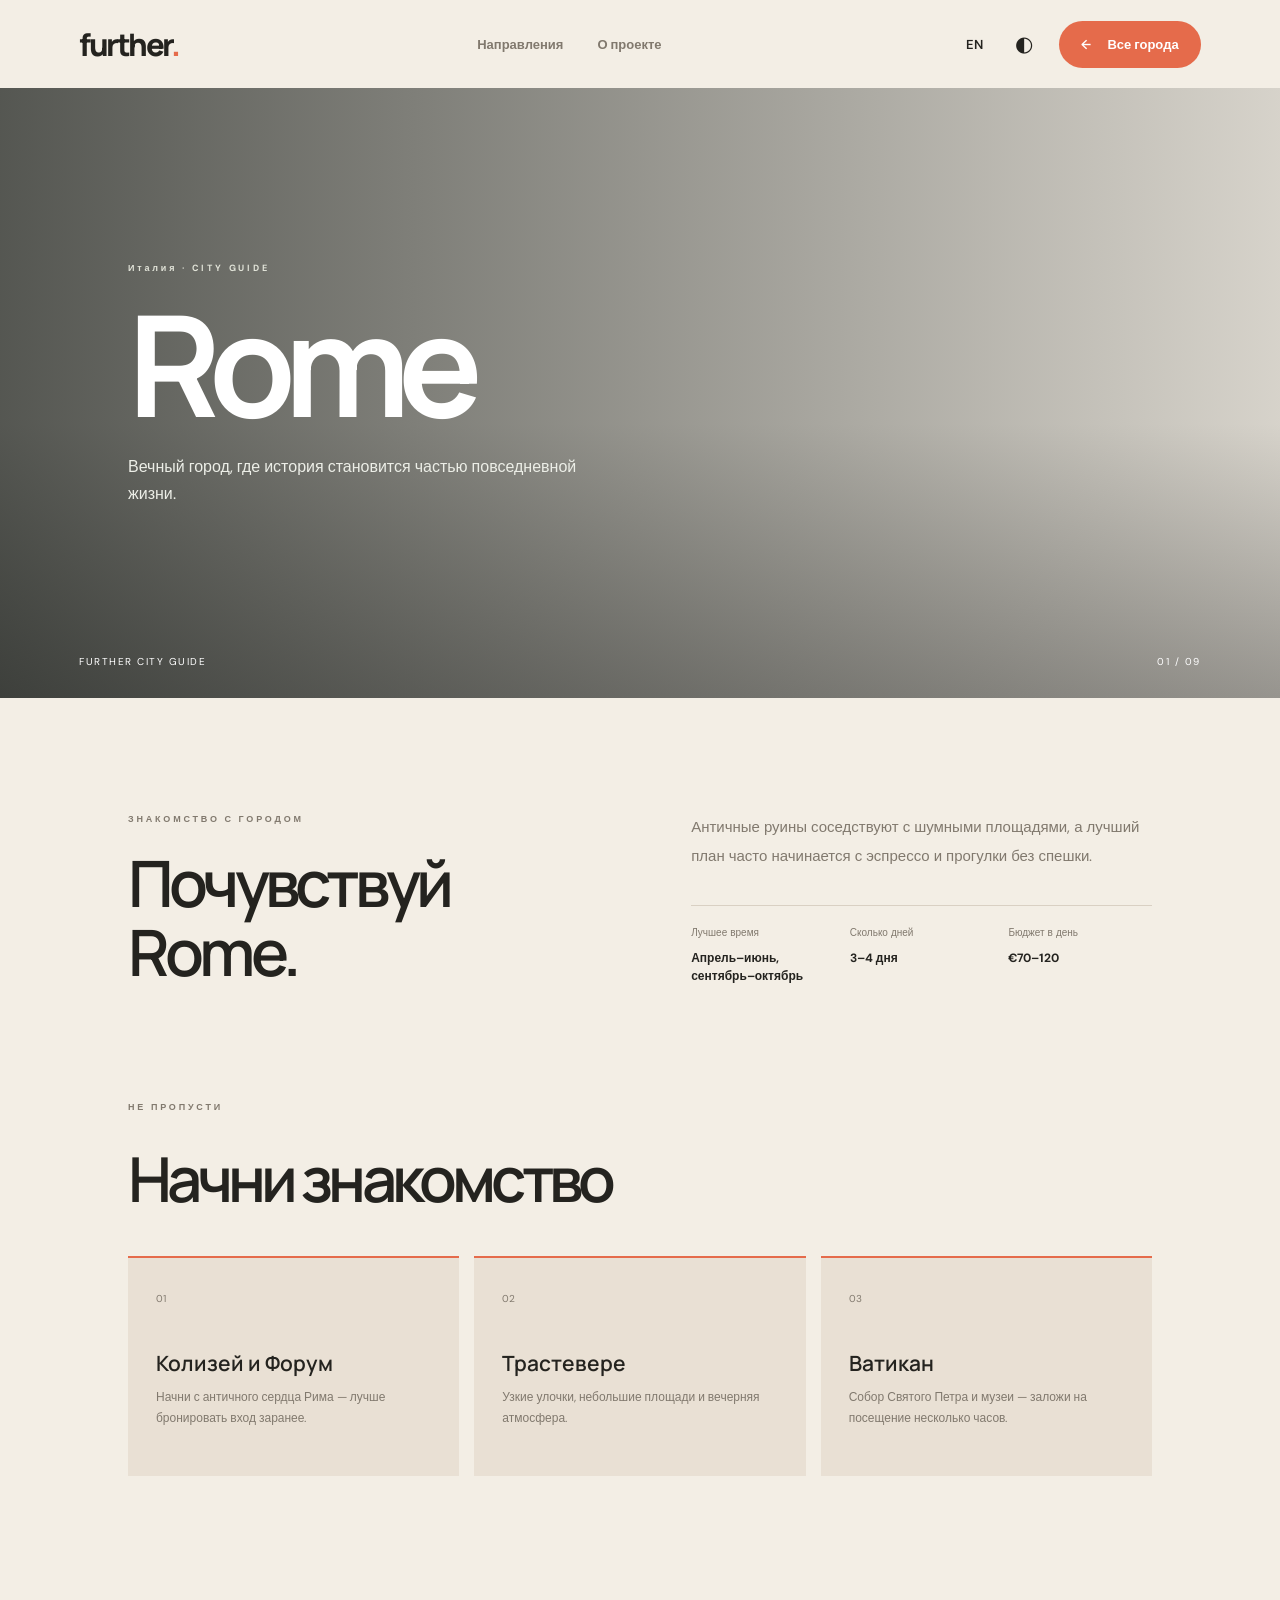
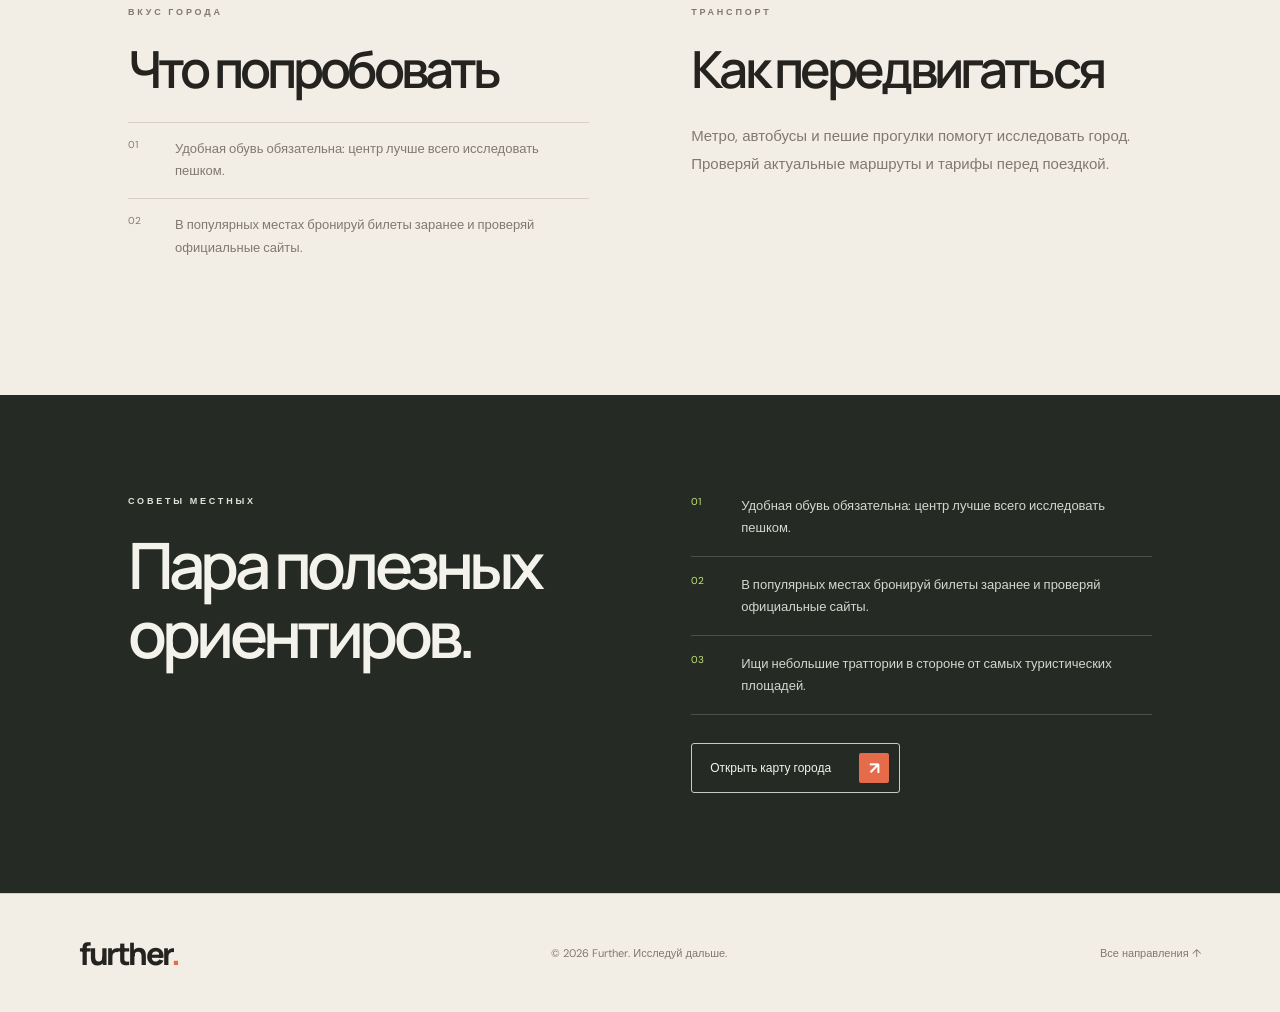
<file: city.html>
<!doctype html>
<html lang="ru">
<head>
<meta charset="utf-8"><meta name="viewport" content="width=device-width,initial-scale=1">
<meta name="description" content="Further — городской путеводитель для самостоятельных путешествий.">
<title>City guide — Further</title>
<link rel="preconnect" href="https://fonts.googleapis.com"><link rel="preconnect" href="https://fonts.gstatic.com" crossorigin>
<link href="https://fonts.googleapis.com/css2?family=DM+Sans:wght@400;500;600;700&family=Manrope:wght@400;500;600;700;800&display=swap" rel="stylesheet">
<link rel="stylesheet" href="assets/css/styles.css"><script defer src="assets/js/cities.js"></script><script defer src="assets/js/city-content.js"></script><script defer src="assets/js/city.js"></script>
</head>
<body>
<header class="site-header"><a class="brand" href="index.html">further<span>.</span></a><nav class="main-nav"><a href="index.html#destinations" data-i18n="navExplore">Направления</a><a href="index.html#about" data-i18n="navAbout">О проекте</a></nav><div class="header-actions"><button class="text-button" id="languageToggle">EN</button><button class="icon-button" id="themeToggle" aria-label="Switch theme">◐</button><a class="header-cta" href="index.html#destinations">← <span data-i18n="back">Все города</span></a></div></header>
<main id="cityPage">
<section class="city-hero" id="cityHero"><div class="city-hero-shade"></div><div class="city-hero-content"><p class="eyebrow light" id="cityCountry">CITY GUIDE</p><h1 id="cityName">City</h1><p id="cityLead"></p></div><div class="city-hero-bottom"><span>FURTHER CITY GUIDE</span><span id="cityIndex">01 / 09</span></div></section>
<section class="city-overview section-wrap"><div><p class="eyebrow" data-i18n="overviewEyebrow">GET TO KNOW THE CITY</p><h2 id="overviewTitle"></h2></div><div><p id="cityDescription" class="city-long-copy"></p><div class="city-facts"><div><span data-i18n="bestTime">Лучшее время</span><strong id="bestTime"></strong></div><div><span data-i18n="stay">Сколько дней</span><strong id="stay"></strong></div><div><span data-i18n="budget">Бюджет в день</span><strong id="budget"></strong></div></div></div></section>
<section class="city-highlights section-wrap"><p class="eyebrow" data-i18n="highlightsEyebrow">DON'T MISS</p><h2 data-i18n="highlightsTitle">Начни знакомство</h2><div class="highlight-grid" id="highlights"></div></section>
<section class="city-extra section-wrap"><div class="extra-block"><p class="eyebrow" data-i18n="tasteEyebrow">TASTE THE CITY</p><h2 data-i18n="tasteTitle">Что попробовать</h2><div id="foodList" class="extra-list"></div></div><div class="extra-block"><p class="eyebrow" data-i18n="moveEyebrow">GETTING AROUND</p><h2 data-i18n="moveTitle">Как передвигаться</h2><p id="transportText" class="city-long-copy"></p></div></section>
<section class="city-tips"><div class="section-wrap city-tips-inner"><div><p class="eyebrow light" data-i18n="localTips">LOCAL NOTES</p><h2 data-i18n="tipsTitle">Пара полезных<br><em>ориентиров.</em></h2></div><div><div class="tip-line"><span>01</span><p id="tipOne"></p></div><div class="tip-line"><span>02</span><p id="tipTwo"></p></div><div class="tip-line"><span>03</span><p id="tipThree"></p></div><a class="round-link" id="mapLink" target="_blank" rel="noopener"><span data-i18n="openMap">Открыть карту города</span><b>↗</b></a></div></div></section>
</main>
<footer class="site-footer"><a class="brand" href="index.html">further<span>.</span></a><p>© <span id="year"></span> Further. <span data-i18n="footer">Исследуй дальше.</span></p><a href="index.html#destinations" data-i18n="allCities">Все направления ↑</a></footer>
</body></html>
</file>
<file: assets/css/styles.css>
:root{--paper:#f5f3ee;--ink:#20221f;--muted:#777970;--line:#deddd5;--accent:#d5ff65;--card:#eae8e1;--serif:Georgia,'Times New Roman',serif}*{box-sizing:border-box}html{scroll-behavior:smooth}body{margin:0;background:var(--paper);color:var(--ink);font-family:'DM Sans',sans-serif;transition:background .25s,color .25s}body.dark{--paper:#171916;--ink:#f0f0e9;--muted:#a5a79e;--line:#393c35;--card:#252923}a{color:inherit;text-decoration:none}button{font:inherit}.site-header{height:82px;padding:0 6.2%;display:flex;align-items:center;justify-content:space-between;border-bottom:1px solid var(--line);position:relative;z-index:5}.brand{font:800 29px Manrope,sans-serif;letter-spacing:-2px}.brand span,.hero h1 span{color:#a6cb3c}.main-nav,.header-actions{display:flex;align-items:center;gap:34px}.main-nav a,.header-cta,.text-button{font-size:13px;font-weight:600}.main-nav a{color:var(--muted)}.header-actions{gap:20px}.text-button,.icon-button{border:0;background:none;color:var(--ink);cursor:pointer}.header-cta{background:var(--ink);color:var(--paper);padding:14px 19px;border-radius:3px}.header-cta span{margin-left:13px}.icon-button{font-size:21px}.hero{height:min(730px,78vw);min-height:570px;position:relative;color:white;overflow:hidden;background:#343a35}.hero-image{position:absolute;inset:0;background:url('https://images.unsplash.com/photo-1516483638261-f4dbaf036963?auto=format&fit=crop&w=2200&q=85') center 48%/cover;transform:scale(1.01)}.hero-shade{position:absolute;inset:0;background:linear-gradient(90deg,rgba(12,18,15,.66),rgba(12,18,15,.08) 80%),linear-gradient(0deg,rgba(0,0,0,.25),transparent 45%)}.hero-content{position:absolute;left:10%;top:19%;max-width:700px}.eyebrow{font-size:10px;letter-spacing:2.2px;font-weight:700;color:var(--muted);margin:0 0 23px}.eyebrow.light{color:#e2e4d9}.hero h1{font:600 clamp(58px,8vw,112px)/.99 Manrope,sans-serif;letter-spacing:-7px;margin:0 0 25px}.hero-copy{font-size:16px;line-height:1.7;max-width:390px;color:#e3e5dc}.round-link{display:inline-flex;align-items:center;gap:28px;margin-top:30px;padding:13px 14px 13px 20px;border:1px solid rgba(255,255,255,.65);border-radius:40px;font-size:12px}.round-link b{display:grid;place-items:center;background:var(--accent);color:#1e2418;width:30px;height:30px;border-radius:50%;font-size:17px}.hero-note{position:absolute;bottom:35px;left:6.2%;right:6.2%;display:flex;justify-content:space-between;font-size:10px;letter-spacing:1.5px;color:#e5e7de}.section-wrap{padding-left:10%;padding-right:10%}.intro{padding-top:130px;padding-bottom:125px}.intro-row,.about-row{display:grid;grid-template-columns:1.2fr .8fr;gap:10%;align-items:end}.intro h2,.section-heading h2,.about h2{font:600 clamp(42px,5.5vw,72px)/1.06 Manrope,sans-serif;letter-spacing:-3.5px;margin:0}.intro h2 em,.about h2 em,.manifesto h2 em{font-family:var(--serif);font-weight:400}.intro-row>p,.about-row>p{font-size:14px;line-height:1.9;color:var(--muted);max-width:390px;margin:0 0 7px}.destinations{padding-top:30px;padding-bottom:130px}.section-heading{display:flex;align-items:end;justify-content:space-between}.section-heading h2{font-size:60px}.section-heading>p{font-size:13px;color:var(--muted);margin-bottom:8px}.filters{display:flex;gap:9px;flex-wrap:wrap;margin:38px 0 28px}.filter{border:1px solid var(--line);background:transparent;color:var(--muted);padding:10px 16px;border-radius:30px;font-size:11px;cursor:pointer}.filter.active,.filter:hover{background:var(--ink);color:var(--paper);border-color:var(--ink)}.city-grid{display:grid;grid-template-columns:repeat(3,1fr);gap:38px 20px}.city-card{min-width:0}.city-image{height:300px;position:relative;overflow:hidden;background:var(--card)}.city-image img{width:100%;height:100%;object-fit:cover;transition:transform .7s}.city-card:hover .city-image img{transform:scale(1.06)}.city-number{position:absolute;top:15px;left:16px;color:white;font-size:10px;letter-spacing:1px;text-shadow:0 1px 8px #333}.city-meta{display:flex;justify-content:space-between;align-items:center;margin-top:17px}.city-meta h3{font:600 23px Manrope,sans-serif;letter-spacing:-.8px;margin:0}.city-country{font-size:10px;color:var(--muted);letter-spacing:1px;text-transform:uppercase}.city-desc{font-size:12px;color:var(--muted);margin:8px 0 0;line-height:1.6}.city-arrow{font-size:18px}.manifesto{height:600px;position:relative;display:flex;align-items:center;color:white;overflow:hidden;background:#3c4038}.manifesto-photo{position:absolute;inset:0;background:linear-gradient(90deg,rgba(12,17,13,.72),rgba(12,17,13,.12)),url('https://images.unsplash.com/photo-1470770841072-f978cf4d019e?auto=format&fit=crop&w=2000&q=85') center/cover}.manifesto-copy{position:relative;margin-left:12%;max-width:650px}.manifesto h2{font:600 clamp(48px,6vw,82px)/1.02 Manrope,sans-serif;letter-spacing:-4px;margin:0 0 24px}.manifesto-copy>p:last-child{font-size:13px;color:#e1e3db;max-width:350px;line-height:1.8}.about{padding-top:130px;padding-bottom:130px}.about h2{font-size:clamp(42px,5vw,68px)}.site-footer{padding:30px 6.2%;border-top:1px solid var(--line);display:flex;align-items:center;justify-content:space-between}.site-footer p,.site-footer>a:last-child{font-size:11px;color:var(--muted)}@media(max-width:800px){.site-header{height:70px;padding:0 5%}.main-nav{display:none}.header-actions{gap:13px}.header-cta{padding:11px 12px}.hero{min-height:600px;height:80vh}.hero-content{left:7%;top:22%}.hero h1{letter-spacing:-4px}.section-wrap{padding-left:7%;padding-right:7%}.intro{padding-top:90px;padding-bottom:90px}.intro-row,.about-row{grid-template-columns:1fr;gap:25px}.intro h2,.about h2{font-size:52px}.section-heading{display:block}.section-heading h2{font-size:50px}.section-heading>p{margin-top:15px}.city-grid{grid-template-columns:repeat(2,1fr);gap:30px 14px}.city-image{height:240px}.manifesto{height:540px}.manifesto-copy{margin-left:7%;margin-right:7%}.about{padding-top:90px;padding-bottom:90px}}@media(max-width:520px){.brand{font-size:25px}.header-cta{font-size:0}.header-cta span{font-size:17px;margin:0}.hero h1{font-size:58px}.hero-copy{font-size:14px;max-width:300px}.city-grid{grid-template-columns:1fr 1fr}.city-image{height:190px}.city-meta h3{font-size:18px}.city-country{font-size:8px}.city-desc{font-size:11px}.filters{gap:6px}.filter{padding:9px 12px;font-size:10px}.manifesto h2{font-size:51px}.site-footer{gap:15px;flex-wrap:wrap}.site-footer p{order:3;width:100%}}

/* City guide */
.city-hero{height:610px;min-height:500px;background-position:center;background-size:cover;position:relative;color:white;display:flex;align-items:center}.city-hero-shade{position:absolute;inset:0;background:linear-gradient(90deg,rgba(10,15,12,.68),rgba(10,15,12,.12)),linear-gradient(0deg,rgba(0,0,0,.3),transparent 45%)}.city-hero-content{position:relative;margin-left:10%;max-width:750px}.city-hero h1{font:700 clamp(70px,10vw,130px)/.95 Manrope,sans-serif;letter-spacing:-7px;margin:0 0 22px}.city-hero-content>p:last-child{font-size:16px;line-height:1.7;max-width:480px;color:#eceee7}.city-hero-bottom{position:absolute;bottom:30px;left:6.2%;right:6.2%;display:flex;justify-content:space-between;font-size:10px;letter-spacing:1.5px}.city-overview{padding-top:115px;padding-bottom:115px;display:grid;grid-template-columns:1fr 1fr;gap:10%}.city-overview h2{font:600 clamp(40px,5vw,65px)/1.08 Manrope,sans-serif;letter-spacing:-3px;margin:0}.city-long-copy{font-size:15px;line-height:1.9;color:var(--muted);margin:0 0 35px}.city-facts{display:grid;grid-template-columns:repeat(3,1fr);gap:15px;border-top:1px solid var(--line);padding-top:20px}.city-facts div{display:flex;flex-direction:column;gap:10px}.city-facts span{font-size:10px;color:var(--muted)}.city-facts strong{font-size:12px;line-height:1.5}.city-highlights{padding-bottom:125px}.city-highlights h2{font:600 clamp(42px,5vw,62px) Manrope,sans-serif;letter-spacing:-3px;margin:0 0 35px}.highlight-grid{display:grid;grid-template-columns:repeat(3,1fr);gap:15px}.highlight-card{background:var(--card);padding:28px;min-height:220px}.highlight-card>span{font-size:10px;color:var(--muted)}.highlight-card h3{font:600 21px Manrope,sans-serif;margin:42px 0 10px}.highlight-card p{font-size:12px;line-height:1.7;color:var(--muted);margin:0}.city-tips{background:#222820;color:#f4f3eb;padding:100px 0}.city-tips-inner{display:grid;grid-template-columns:1fr 1fr;gap:10%}.city-tips h2{font:600 clamp(42px,5vw,65px)/1.08 Manrope,sans-serif;letter-spacing:-3px;margin:0}.city-tips h2 em{font-family:Georgia,serif;font-weight:400}.tip-line{display:grid;grid-template-columns:35px 1fr;gap:15px;padding:17px 0;border-bottom:1px solid #4a5047}.tip-line:first-child{padding-top:0}.tip-line span{font-size:10px;color:#c5e879}.tip-line p{font-size:13px;line-height:1.7;color:#d4d7ce;margin:0}.city-tips .round-link{margin-top:28px}@media(max-width:800px){.city-hero{height:560px}.city-hero-content{margin-left:7%;margin-right:7%}.city-hero h1{letter-spacing:-4px}.city-overview{grid-template-columns:1fr;gap:30px;padding-top:85px;padding-bottom:85px}.city-highlights{padding-bottom:85px}.city-tips-inner{grid-template-columns:1fr;gap:35px}.highlight-grid{gap:10px}.highlight-card{padding:20px}.highlight-card h3{font-size:18px;margin-top:35px}}@media(max-width:520px){.city-hero{height:520px;min-height:0}.city-hero h1{font-size:64px}.city-hero-content>p:last-child{font-size:14px}.city-facts{grid-template-columns:1fr;gap:18px}.city-facts div{gap:5px}.highlight-grid{grid-template-columns:1fr}.highlight-card{min-height:0}.highlight-card h3{margin-top:20px}.city-tips{padding:75px 0}}
.city-extra{padding-top:5px;padding-bottom:120px;display:grid;grid-template-columns:1fr 1fr;gap:10%}
.extra-block h2{font:600 clamp(36px,4vw,52px)/1.08 Manrope,sans-serif;letter-spacing:-2px;margin:0 0 25px}
.food-item{display:grid;grid-template-columns:35px 1fr;gap:12px;padding:15px 0;border-top:1px solid var(--line)}
.food-item span{font-size:10px;color:var(--muted)}
.food-item p{font-size:13px;line-height:1.75;color:var(--muted);margin:0}
.extra-block .city-long-copy{margin:0}
@media(max-width:800px){.city-extra{grid-template-columns:1fr;gap:45px;padding-bottom:85px}}


/* FURTHER / editorial art direction refresh */
:root{--paper:#f3eee5;--ink:#24231f;--muted:#81796e;--line:#d9d0c3;--accent:#e56b4b;--card:#e9e0d4}
body.dark{--paper:#171a19;--ink:#f2eee6;--muted:#aaa196;--line:#3c403b;--card:#272d29}
.brand{font-size:31px;letter-spacing:-2.5px}
.brand span,.hero h1 span{color:var(--accent)}
.site-header{height:88px;border-bottom:0;background:var(--paper)}
.header-cta{background:var(--accent);color:#fff;border-radius:99px;padding:15px 22px}
.hero{height:min(790px,82vw);min-height:620px;background:#393a34}
.hero-image{background-image:url('https://images.unsplash.com/photo-1533105079780-92b9be482077?auto=format&fit=crop&w=2400&q=90');background-position:center 54%;animation:heroDrift 22s ease-in-out infinite alternate}
@keyframes heroDrift{from{transform:scale(1)}to{transform:scale(1.075)}}
.hero-shade{background:linear-gradient(90deg,rgba(20,19,17,.64),rgba(20,19,17,.08) 76%),linear-gradient(0deg,rgba(20,19,17,.3),transparent 55%)}
.hero-content{left:9%;top:20%;max-width:780px}
.hero h1{font-size:clamp(68px,9.6vw,136px);font-weight:500;letter-spacing:-.085em;line-height:.91}
.hero h1 span{color:#f28a68}
.hero-copy{font-size:17px;max-width:420px}
.round-link{border-radius:3px;border-color:rgba(255,255,255,.75);padding:9px 10px 9px 18px}
.round-link b{background:var(--accent);color:white;border-radius:2px}
.eyebrow{letter-spacing:2.8px;font-size:9px}
.intro{padding-top:150px;padding-bottom:145px}
.intro h2,.about h2{font-size:clamp(48px,6.1vw,82px);letter-spacing:-.075em;line-height:.99}
.intro h2 em,.about h2 em{color:var(--accent)}
.destinations{padding-bottom:150px}
.section-heading h2{font-size:clamp(56px,7vw,88px);letter-spacing:-.08em}
.filters{margin:42px 0 34px}
.filter{border-radius:2px;padding:12px 18px}
.filter.active,.filter:hover{background:var(--accent);border-color:var(--accent);color:white}
.city-grid{grid-template-columns:repeat(12,minmax(0,1fr));gap:54px 22px}
.city-card{grid-column:span 4}
.city-card:nth-child(3n+2){grid-column:span 4;margin-top:68px}
.city-card:nth-child(3n){grid-column:span 4}
.city-image{height:clamp(250px,30vw,410px);background:var(--card)}
.city-card:nth-child(3n+2) .city-image{height:clamp(220px,25vw,340px)}
.city-image img{filter:saturate(.86);transition:transform .9s,filter .6s}
.city-card:hover .city-image img{filter:saturate(1.08);transform:scale(1.055)}
.city-meta{margin-top:20px}
.city-meta h3{font-size:27px;letter-spacing:-1.2px}
.city-arrow{color:var(--accent)}
.city-desc{font-size:13px}
.manifesto{height:650px}
.manifesto-photo{background-image:linear-gradient(90deg,rgba(20,19,17,.7),rgba(20,19,17,.05)),url('https://images.unsplash.com/photo-1470770841072-f978cf4d019e?auto=format&fit=crop&w=2200&q=90')}
.manifesto h2{font-size:clamp(58px,7vw,96px);letter-spacing:-.08em}
.manifesto h2 em{color:#f28a68}
.about{padding-top:150px;padding-bottom:150px}
.site-footer{padding-top:38px;padding-bottom:38px}
.city-hero h1{font-size:clamp(76px,11vw,148px);letter-spacing:-.085em}
.city-overview h2,.city-highlights h2,.extra-block h2,.city-tips h2{letter-spacing:-.075em}
.highlight-card{border-radius:0;border-top:2px solid var(--accent);background:var(--card)}
.city-tips{background:#252a25}
@media(max-width:800px){
 .hero{height:78vh;min-height:580px}
 .hero-content{left:7%;right:7%;top:23%}
 .intro{padding-top:100px;padding-bottom:95px}
 .city-grid{grid-template-columns:repeat(2,minmax(0,1fr));gap:36px 14px}
 .city-card,.city-card:nth-child(3n+2),.city-card:nth-child(3n){grid-column:span 1;margin-top:0}
 .city-image,.city-card:nth-child(3n+2) .city-image{height:260px}
 .city-card:nth-child(odd){margin-top:28px}
 .section-heading h2{font-size:58px}
}
@media(max-width:520px){
 .site-header{height:72px}
 .hero{min-height:570px}
 .hero h1{font-size:clamp(60px,16vw,82px);letter-spacing:-.08em}
 .intro h2,.about h2{font-size:50px}
 .city-image,.city-card:nth-child(3n+2) .city-image{height:205px}
 .city-meta h3{font-size:21px}
 .manifesto{height:550px}
 .manifesto h2{font-size:57px}
}
@media(prefers-reduced-motion:reduce){*,*::before,*::after{animation-duration:.01ms!important;animation-iteration-count:1!important;scroll-behavior:auto!important;transition-duration:.01ms!important}}

/* Further home — first visual concept */
.home-page{--cream:#fbf8f2;--navy:#202338;--peach:#ffc88f;--coral:#ee8b69;--soft:#f2eae0;background:var(--cream);color:var(--navy);font-family:'DM Sans',sans-serif}
.home-page.dark{--cream:#171d28;--navy:#f4f0e8;--soft:#252e3c;background:var(--cream);color:var(--navy)}
.home-header{position:absolute;z-index:10;top:0;left:0;width:100%;height:86px;padding:0 7.2%;display:flex;align-items:center;justify-content:space-between;color:#fff}
.home-brand{display:flex;align-items:center;gap:12px;font:700 31px Manrope,sans-serif;letter-spacing:-1.5px;color:#fff}
.brand-mark{font-size:43px;line-height:0;transform:rotate(-20deg);display:inline-block}
.home-nav{display:flex;align-items:center;gap:38px}.home-nav a{font-size:14px;font-weight:600;color:rgba(255,255,255,.93);transition:opacity .2s}.home-nav a:hover{opacity:.65}
.home-actions{display:flex;align-items:center;gap:20px}.lang-pill{border:0;border-radius:30px;padding:9px 16px;background:rgba(255,255,255,.22);color:white;font-weight:700;cursor:pointer}.home-icon{border:0;background:none;color:#fff;font-size:25px;cursor:pointer}.mobile-menu{display:none}
.fresh-hero{height:590px;min-height:590px;position:relative;overflow:hidden;color:#fff;background:#32465a}
.fresh-hero-bg{position:absolute;inset:0;background:url('https://images.unsplash.com/photo-1533105079780-92b9be482077?auto=format&fit=crop&w=2400&q=90') center 48%/cover;transform:scale(1.02)}
.fresh-hero-overlay{position:absolute;inset:0;background:linear-gradient(90deg,rgba(17,27,45,.75) 0%,rgba(17,27,45,.35) 42%,rgba(17,27,45,.03) 78%),linear-gradient(0deg,rgba(15,25,40,.26),transparent 50%)}
.fresh-hero-content{position:absolute;left:7.2%;top:22%;max-width:610px}
.fresh-kicker,.section-kicker{font-size:10px;font-weight:800;letter-spacing:3px;margin:0 0 22px}
.fresh-hero h1{font:800 clamp(62px,7.2vw,98px)/.99 Manrope,sans-serif;letter-spacing:-5px;margin:0 0 18px;color:white}
.fresh-hero h1 span{color:#ffc98e}
.fresh-subtitle{font-size:18px;line-height:1.55;margin:0 0 22px;color:#fff}
.destination-search{width:min(455px,90vw);height:54px;border-radius:40px;background:#fff;display:flex;align-items:center;padding:5px 6px 5px 21px;gap:13px;color:#22263a;box-shadow:0 10px 35px #1c2b3b30}
.destination-search>span{font-size:25px;line-height:1}
.destination-search input{border:0;outline:0;flex:1;min-width:0;font:400 14px 'DM Sans',sans-serif;color:#25283a;background:transparent}
.destination-search button{border:0;border-radius:50%;width:42px;height:42px;background:var(--peach);color:#25283a;font-size:22px;cursor:pointer;transition:transform .2s}
.destination-search button:hover{transform:translateX(2px)}
.hero-signature{position:absolute;right:-112%;bottom:6px;font:italic 34px Georgia,serif;line-height:1.05;transform:rotate(-8deg);text-align:center;color:white;text-shadow:0 2px 12px #233}
.hero-signature i{font-size:29px}
.hero-bottom-note{position:absolute;left:7.2%;right:7.2%;bottom:22px;display:flex;justify-content:space-between;font-size:9px;letter-spacing:2px;color:#fff;opacity:.9}
.popular-section{position:relative;margin-top:-34px;padding:55px 4% 28px;background:var(--cream);border-radius:50% 50% 0 0 / 4% 4% 0 0;z-index:2}
.popular-heading{display:flex;align-items:end;justify-content:space-between;padding:0 0 22px}
.section-kicker{color:#8a8790;font-size:9px;letter-spacing:2.3px;margin-bottom:10px}
.popular-heading h2{font:800 clamp(25px,3vw,37px)/1.1 Manrope,sans-serif;letter-spacing:-1.6px;margin:0;color:var(--navy)}
.popular-heading>a{font-size:12px;font-weight:700;color:var(--navy);padding-bottom:5px}.popular-heading>a span{margin-left:10px}
.destination-cards{display:grid;grid-template-columns:repeat(5,minmax(0,1fr));gap:14px}
.destination-card{height:214px;position:relative;overflow:hidden;border-radius:17px;display:block;color:white;isolation:isolate;box-shadow:0 10px 25px #29314a17;transition:transform .3s,box-shadow .3s}
.destination-card:hover{transform:translateY(-6px);box-shadow:0 17px 35px #29314a24}
.destination-card>img{position:absolute;inset:0;width:100%;height:100%;object-fit:cover;transition:transform .65s}
.destination-card:hover>img{transform:scale(1.07)}
.destination-shade{position:absolute;inset:0;background:linear-gradient(0deg,rgba(14,18,31,.78),transparent 58%)}
.destination-heart{position:absolute;right:13px;top:10px;font-size:24px;line-height:1;color:white;cursor:pointer;text-shadow:0 1px 8px #222}
.destination-heart.is-saved{color:#ffb6a5}
.destination-info{position:absolute;left:16px;bottom:14px;display:flex;flex-direction:column;gap:3px}
.destination-info strong{font:700 21px Manrope,sans-serif;letter-spacing:-.6px}
.destination-info small{font-size:11px;color:#fff}
.destination-go{position:absolute;right:13px;bottom:14px;width:32px;height:32px;border-radius:50%;display:grid;place-items:center;background:white;color:#22263a;font-size:18px}
.search-empty{grid-column:1/-1;padding:40px;text-align:center;color:var(--navy)}
.feature-strip{display:flex;align-items:center;justify-content:space-between;gap:15px;padding:30px 7% 42px;border-bottom:1px solid #d8d0c5}
.feature-item{display:flex;align-items:center;gap:14px;min-width:0;padding-right:26px;border-right:1px solid #d3c9bd}
.feature-item:nth-child(4){border:0}
.feature-icon{font-size:30px;color:var(--navy);font-family:Georgia,serif}
.feature-item p{font-size:12px;font-weight:700;line-height:1.35;margin:0;color:var(--navy)}
.feature-cta{white-space:nowrap;background:var(--peach);color:#25283a;border-radius:30px;padding:15px 23px;font-size:12px;font-weight:800}
.feature-cta span{margin-left:15px}
.travel-story{position:relative;display:grid;grid-template-columns:1fr 1fr;align-items:center;gap:7%;padding:65px 7% 90px;overflow:hidden;background:var(--cream)}
.story-collage{height:300px;position:relative}
.story-img{position:absolute;object-fit:cover;border:7px solid white;border-radius:12px;box-shadow:0 15px 35px #242b3825}
.story-img-one{width:57%;height:250px;left:1%;top:22px;transform:rotate(-7deg)}
.story-img-two{width:48%;height:220px;left:38%;top:50px;transform:rotate(6deg)}
.story-img-three{width:34%;height:170px;left:58%;top:125px;transform:rotate(12deg)}
.story-copy{max-width:520px;position:relative;z-index:1}
.story-copy h2{font:800 clamp(37px,4.4vw,57px)/1.12 Manrope,sans-serif;letter-spacing:-2.8px;margin:0 0 18px;color:var(--navy)}
.story-copy h2 em{font-family:Georgia,serif;font-weight:400;color:#e99b6b}
.story-copy>p:not(.section-kicker){font-size:14px;line-height:1.8;color:#777783;max-width:430px}
.story-link{display:inline-block;margin-top:13px;padding-bottom:7px;border-bottom:1px solid #d99a6d;font-size:13px;font-weight:800;color:var(--navy)}
.story-link span{margin-left:18px;color:#df9363}
.flight-doodle{position:absolute;right:4%;top:20px;font-size:30px;color:#b7b2aa;transform:rotate(-15deg)}
.home-footer{display:flex;justify-content:space-between;align-items:center;padding:24px 7%;border-top:1px solid #e2dbd1;color:#89858a;font-size:11px}
.home-footer .home-brand{font-size:23px;color:var(--navy)}
.home-page.dark .popular-section,.home-page.dark .travel-story{background:var(--cream)}
.home-page.dark .feature-item p,.home-page.dark .story-copy>p:not(.section-kicker){color:#c3c0bb}
.home-page.dark .feature-strip,.home-page.dark .home-footer{border-color:#3a414c}
@media(max-width:1000px){.home-nav{gap:20px}.destination-cards{grid-template-columns:repeat(3,minmax(0,1fr))}.destination-card:nth-child(n+4){display:none}.feature-strip{flex-wrap:wrap;justify-content:center}.feature-item{flex:1 1 35%;justify-content:center}.feature-cta{margin-top:10px}.hero-signature{right:6%;bottom:25px;font-size:27px}}
@media(max-width:650px){.home-header{height:70px;padding:0 5%}.home-brand{font-size:25px}.brand-mark{font-size:34px}.home-nav{display:none}.home-actions{gap:13px}.home-icon{font-size:21px}.mobile-menu{display:block;border:0;background:transparent;color:white;font-size:22px}.fresh-hero{height:670px;min-height:670px}.fresh-hero-bg{background-position:58% center}.fresh-hero-overlay{background:linear-gradient(90deg,rgba(16,27,44,.78),rgba(16,27,44,.28)),linear-gradient(0deg,rgba(16,27,44,.35),transparent 65%)}.fresh-hero-content{left:6%;right:6%;top:23%}.fresh-kicker{font-size:8px;letter-spacing:2px}.fresh-hero h1{font-size:clamp(54px,13vw,76px);letter-spacing:-3.5px}.fresh-subtitle{font-size:15px}.hero-signature{right:8%;bottom:65px;font-size:24px}.hero-signature i{font-size:21px}.hero-bottom-note{left:6%;right:6%;font-size:8px}.popular-section{padding:42px 5% 15px;margin-top:-25px;border-radius:35px 35px 0 0}.popular-heading{align-items:start}.popular-heading h2{font-size:26px}.popular-heading>a{font-size:10px;white-space:nowrap;padding-top:12px}.destination-cards{grid-template-columns:repeat(2,minmax(0,1fr));gap:10px}.destination-card{height:185px;border-radius:13px}.destination-card:nth-child(n+5){display:none}.destination-info{left:12px;bottom:12px}.destination-info strong{font-size:18px}.destination-go{width:28px;height:28px;right:10px;bottom:10px}.feature-strip{padding:25px 5%;gap:18px 8px}.feature-item{flex:1 1 40%;justify-content:flex-start;padding:0;border:0;gap:10px}.feature-icon{font-size:25px}.feature-item p{font-size:11px}.feature-cta{width:100%;text-align:center;margin-top:4px}.travel-story{grid-template-columns:1fr;padding:42px 6% 65px;gap:12px}.story-collage{height:255px;max-width:470px;width:100%;margin:auto}.story-img-one{height:210px}.story-img-two{height:190px}.story-img-three{height:145px}.story-copy h2{font-size:42px}.story-copy>p:not(.section-kicker){font-size:13px}.home-footer{padding:20px 6%}.home-footer .home-brand{font-size:20px}}

/* Reference screenshot implementation */
.home-page{--blue:#0865f5;--navy:#14264c;--ink:#17284d;--sky:#eaf1ff;--pale:#f7f9ff;--line:#dbe5f8;--surface:#fff;background:#f8faff;color:var(--ink);font-family:Manrope,Arial,sans-serif}
.home-page.dark{--ink:#eaf0ff;--navy:#eaf0ff;--sky:#202d47;--pale:#172238;--surface:#25334c;--line:#3a4c6a;background:#172238}
.home-header{height:68px;position:absolute;z-index:20;top:0;left:0;right:0;display:flex;align-items:center;justify-content:space-between;padding:0 3.2%;color:var(--navy)}
.home-brand{font-size:28px;font-weight:800;letter-spacing:-1.5px;color:#10234a;display:flex;align-items:center;gap:9px}
.home-brand .brand-mark{font-size:32px;color:var(--blue);transform:rotate(-12deg)}
.home-nav{display:flex;gap:9px;align-items:center}.home-nav a{display:flex;align-items:center;gap:8px;padding:10px 15px;border-radius:25px;font-size:11px;font-weight:700;color:#14264c;white-space:nowrap}.home-nav a.active,.home-nav a:hover{background:#dce8ff;box-shadow:0 4px 14px #356bd01c}
.home-actions{display:flex;align-items:center;gap:12px}.theme-switch,.lang-pill{border:0;background:#e4edff;color:#17305d;border-radius:22px;padding:8px 12px;font-weight:800;cursor:pointer}.theme-switch span{color:#8ba8e5;margin-left:5px}.lang-pill{background:transparent}
.reference-hero{height:440px;position:relative;color:#10264d;overflow:visible}
.reference-hero-photo{position:absolute;inset:0;background:url('https://images.unsplash.com/photo-1516483638261-f4dbaf036963?auto=format&fit=crop&w=2400&q=90') center 47%/cover}
.reference-hero-shade{position:absolute;inset:0;background:linear-gradient(90deg,rgba(241,246,255,.86) 0%,rgba(240,245,255,.55) 35%,rgba(235,241,255,.04) 75%),linear-gradient(0deg,rgba(228,237,255,.2),transparent 55%)}
.reference-hero-copy{position:absolute;left:4.7%;top:118px;max-width:540px}
.reference-hero-copy h1{font-size:clamp(64px,7vw,82px);line-height:.98;letter-spacing:-5px;font-weight:800;margin:0 0 8px;color:#14284e}
.reference-hero-copy h2{font-size:clamp(25px,3vw,32px);line-height:1.12;letter-spacing:-1.1px;margin:0 0 20px;font-weight:800;color:#14284e}
.reference-hero-copy p{font-size:15px;line-height:1.5;margin:0;color:#1c3156;font-weight:600}
.flight-trail{position:absolute;left:300px;top:112px;color:#075fe8;font-size:30px;transform:rotate(-12deg)}
.planner-panel{position:absolute;z-index:4;left:4%;right:4%;bottom:-44px;background:#f5f8ff;border:1px solid #d9e5ff;border-radius:17px;padding:9px 10px 10px;box-shadow:0 8px 24px #2363d52a}
.planner-tabs{height:39px;display:flex;align-items:center;gap:5px;padding:0 6px 8px}
.planner-tab{border:0;background:transparent;color:#182b50;border-radius:20px;padding:9px 13px;font-size:11px;font-weight:800;cursor:pointer;white-space:nowrap}
.planner-tab.active{background:#0765f8;color:white;box-shadow:0 3px 9px #0765f83b}
.planner-fields{display:grid;grid-template-columns:1.05fr 1.1fr .9fr .8fr 1fr;gap:8px}
.planner-field{height:54px;display:flex;align-items:center;gap:11px;background:white;border:1px solid #e1e9f8;border-radius:12px;padding:6px 12px;min-width:0;box-shadow:0 2px 6px #284c8a0c}
.field-icon{font-size:22px;color:#0765f8;font-weight:800}
.planner-field>span:nth-child(2){display:flex;flex-direction:column;min-width:0;flex:1}
.planner-field small{font-size:10px;color:#71809e}.planner-field input,.planner-field select{width:100%;min-width:0;border:0;outline:0;background:transparent;color:#17284d;font:700 11px Manrope,Arial}.planner-field input::placeholder{color:#8995aa}.planner-field>b{color:#71809e;font-size:12px}
.planner-submit{border:0;border-radius:12px;background:#0765f8;color:white;display:flex;align-items:center;justify-content:center;gap:12px;font-size:11px;font-weight:800;cursor:pointer;box-shadow:0 5px 12px #0765f82e}.planner-submit>span:first-child{font-size:24px}
.category-section{padding:110px 4% 34px;background:var(--pale)}
.category-grid{display:grid;grid-template-columns:repeat(5,minmax(0,1fr));gap:10px}
.category-card{height:155px;border-radius:14px;position:relative;overflow:hidden;color:white;box-shadow:0 5px 14px #1d315222}
.category-card img{width:100%;height:100%;object-fit:cover;transition:transform .5s}.category-card:hover img{transform:scale(1.07)}
.category-card:after{content:"";position:absolute;inset:0;background:linear-gradient(0deg,rgba(7,17,34,.8),transparent 72%)}
.category-card>span{position:absolute;z-index:2;left:14px;bottom:13px;display:flex;align-items:center;gap:7px;font-size:20px;text-shadow:0 1px 5px #222}
.category-card b{font-size:13px;line-height:1.25}.category-card i{position:absolute;z-index:2;right:12px;bottom:12px;width:24px;height:24px;border-radius:50%;background:#fff;color:#243453;font-style:normal;display:grid;place-items:center;font-size:13px}
.reference-destinations{padding:8px 4% 35px;background:var(--pale)}
.reference-section-head{display:flex;justify-content:space-between;align-items:center;margin-bottom:18px}
.reference-section-head h2{font-size:25px;letter-spacing:-1px;margin:0;font-weight:800;color:var(--navy)}
.reference-section-head>a{font-size:11px;font-weight:800;color:var(--blue)}
.reference-city-grid{display:grid;grid-template-columns:repeat(4,minmax(0,1fr));gap:12px}
.reference-city-card{height:240px;position:relative;border-radius:14px;overflow:hidden;color:white;box-shadow:0 4px 12px #1b315020}
.reference-city-card>img{width:100%;height:100%;object-fit:cover;transition:transform .55s}.reference-city-card:hover>img{transform:scale(1.06)}
.ref-city-shade{position:absolute;inset:0;background:linear-gradient(0deg,rgba(6,13,27,.9),transparent 64%)}
.ref-heart{position:absolute;right:12px;top:11px;border:0;background:transparent;color:white;font-size:25px;cursor:pointer;text-shadow:0 1px 5px #222}.ref-heart.saved{color:#ff8d9c}
.ref-city-name{position:absolute;left:14px;bottom:66px;font-size:19px;font-weight:800}
.ref-country{position:absolute;left:14px;bottom:43px;font-size:11px;font-weight:600}
.ref-city-meta{position:absolute;left:0;right:0;bottom:0;padding:12px 14px;background:rgba(6,13,27,.5);font-size:10px;font-weight:700;border-top:1px solid #ffffff2b}
.no-results{grid-column:1/-1;text-align:center;padding:30px}
.benefits-band{margin:0 3%;padding:24px 4%;min-height:144px;border-radius:20px;background:linear-gradient(110deg,#e8efff,#f0f4ff 60%,#e8efff);display:grid;grid-template-columns:repeat(4,1fr) 1.15fr;align-items:center;gap:15px;position:relative;overflow:hidden;color:#17284d}
.benefit{display:flex;flex-direction:column;align-items:flex-start;gap:7px;position:relative;z-index:1}.benefit>span{font-size:29px;color:#075fe8;line-height:1.1}.benefit strong{font-size:12px;line-height:1.3}.benefit p{font-size:10px;line-height:1.45;margin:0;color:#405476}
.plane-doodle{font-size:30px;color:#3778e9;text-align:right;white-space:nowrap;letter-spacing:3px}
.closing-banner{margin:32px 3% 24px;height:190px;border-radius:18px;overflow:hidden;position:relative;color:white;background:#1a315c}
.closing-photo{position:absolute;inset:0;background:linear-gradient(90deg,rgba(17,43,86,.9),rgba(17,43,86,.25) 68%,rgba(17,43,86,.05)),url('https://images.unsplash.com/photo-1516483638261-f4dbaf036963?auto=format&fit=crop&w=2200&q=85') center 54%/cover}
.closing-copy{position:absolute;left:3%;top:26%;z-index:1}.closing-copy h2{font-size:25px;letter-spacing:-.8px;margin:0 0 7px}.closing-copy p{font-size:12px;line-height:1.45;margin:0 0 15px}.closing-copy>a{display:inline-block;background:#fff;color:#17284d;border-radius:24px;padding:10px 17px;font-size:11px;font-weight:800}
.reference-footer{background:#101e3c;color:white;min-height:120px;padding:20px 3% 0;display:grid;grid-template-columns:1fr 1.5fr 1fr;align-items:center;gap:20px}
.footer-brand{display:flex;flex-direction:column;gap:3px}.footer-brand>a{font-size:25px;font-weight:800;color:white}.footer-brand small{font-size:9px;color:#c6d1e7;margin-left:38px}
.reference-footer nav{display:flex;justify-content:center;gap:35px}.reference-footer nav a,.footer-social{font-size:11px;color:#e2e9f8}.footer-social{text-align:right;font-size:17px}
.footer-bottom{grid-column:1/-1;text-align:center;border-top:1px solid #ffffff24;padding:11px 0;font-size:9px;color:#c6d1e7}
.home-page.dark .category-section,.home-page.dark .reference-destinations{background:var(--pale)}
.home-page.dark .planner-panel{background:#263550;border-color:#3b5277}.home-page.dark .planner-tab{color:#e6edff}.home-page.dark .planner-tab.active{color:#fff}.home-page.dark .planner-field{background:#1b2941;border-color:#3d5274}.home-page.dark .planner-field input,.home-page.dark .planner-field select{color:#eaf0ff}.home-page.dark .benefits-band{background:#263653;color:#eaf0ff}.home-page.dark .benefit p{color:#c3d0e7}
@media(max-width:900px){.home-nav{gap:0}.home-nav a{padding:9px}.planner-fields{grid-template-columns:repeat(2,1fr)}.planner-submit{min-height:52px}.planner-panel{bottom:-105px}.category-section{padding-top:165px}.category-grid{grid-template-columns:repeat(3,1fr)}.category-card:nth-child(n+4){display:none}.benefits-band{grid-template-columns:repeat(4,1fr)}.plane-doodle{display:none}}
@media(max-width:620px){.home-header{height:60px;padding:0 4%}.home-brand{font-size:23px}.home-brand .brand-mark{font-size:27px}.home-nav{display:none}.reference-hero{height:540px}.reference-hero-photo{background-position:61% center}.reference-hero-shade{background:linear-gradient(90deg,rgba(241,246,255,.88),rgba(240,245,255,.35) 67%,rgba(235,241,255,.03))}.reference-hero-copy{left:5%;top:105px}.reference-hero-copy h1{font-size:62px;letter-spacing:-4px}.reference-hero-copy h2{font-size:25px}.reference-hero-copy p{font-size:13px}.flight-trail{left:240px;top:105px}.planner-panel{left:3%;right:3%;bottom:-150px;padding:8px}.planner-tabs{overflow-x:auto;height:42px}.planner-tab{font-size:10px;padding:8px 10px}.planner-fields{grid-template-columns:1fr 1fr;gap:6px}.planner-field{height:48px;padding:5px 8px;gap:7px}.field-icon{font-size:18px}.planner-field input,.planner-field select{font-size:10px}.planner-submit{grid-column:1/-1;height:45px}.category-section{padding:205px 3% 25px}.category-grid{grid-template-columns:repeat(2,1fr);gap:8px}.category-card{height:132px}.category-card:nth-child(3){display:block}.category-card:nth-child(n+4){display:none}.category-card b{font-size:11px}.reference-destinations{padding:6px 3% 25px}.reference-section-head h2{font-size:20px}.reference-city-grid{grid-template-columns:repeat(2,minmax(0,1fr));gap:9px}.reference-city-card{height:205px}.ref-city-name{font-size:17px}.ref-city-meta{font-size:9px;padding:10px}.benefits-band{margin:0 3%;padding:18px 15px;grid-template-columns:repeat(2,1fr);gap:20px}.benefit>span{font-size:25px}.benefit strong{font-size:11px}.benefit p{font-size:9px}.closing-banner{margin:22px 3%;height:190px}.closing-copy{left:5%;right:4%;top:22%}.closing-copy h2{font-size:20px}.closing-copy p{font-size:10px}.reference-footer{grid-template-columns:1fr 1fr;padding:18px 5% 0}.reference-footer nav{grid-column:1/-1;grid-row:2;justify-content:flex-start;gap:22px;flex-wrap:wrap}.footer-social{grid-column:2;grid-row:1}.footer-bottom{grid-row:3}}
</file>
